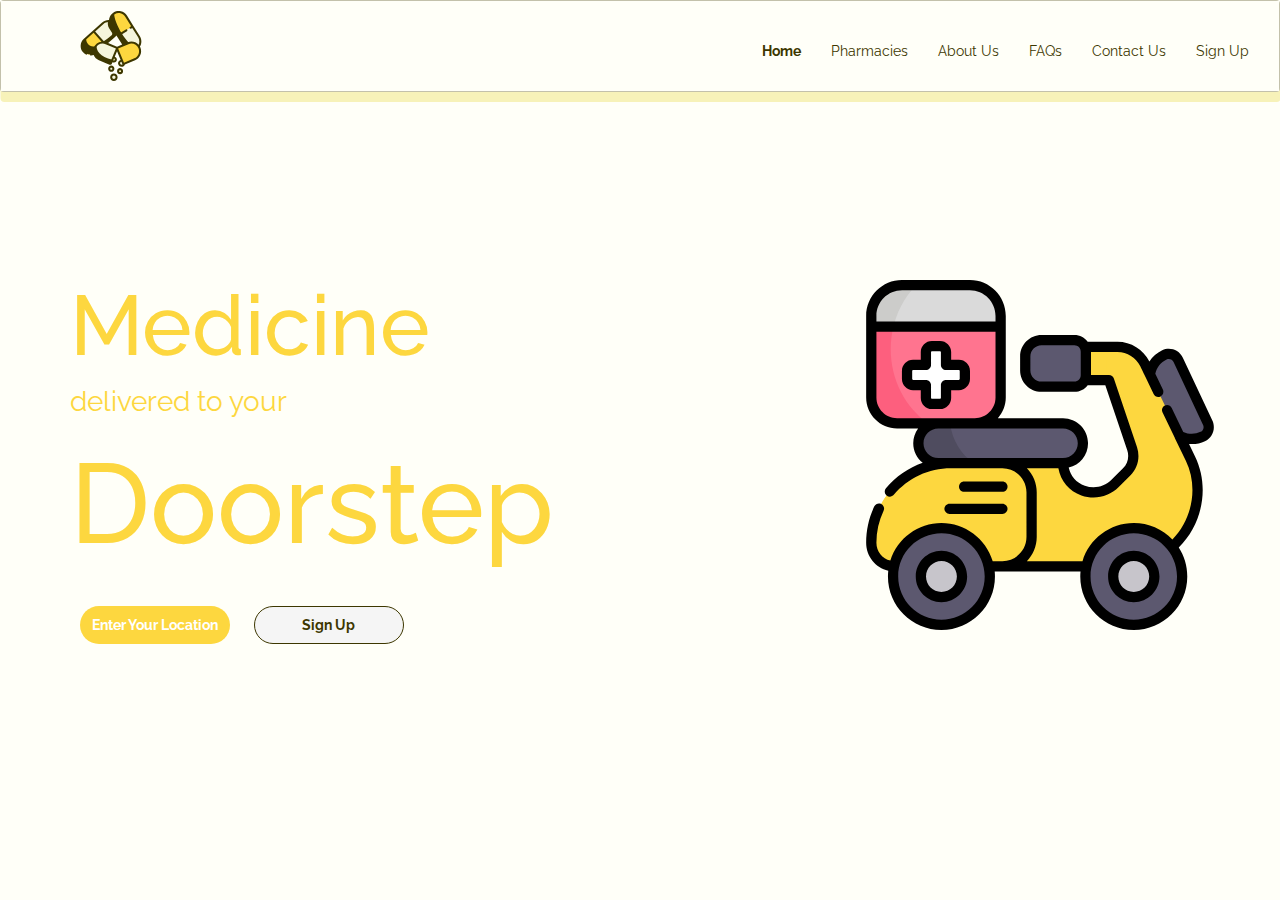
<file: index.html>
<!DOCTYPE html>
<html lang="en">
    <head>
        <meta charset="UTF-8">
        <meta http-equiv="X-UA-Compatible" content="IE=edge">
        <meta name="viewport" content="width=device-width, initial-scale=1.0">
        <meta name="description" content="BSSE-4 Web Technologies Project">
        <meta name="keywords" content="Medicare, medicine, delivery, doorstep">
        
        <title>MediCare</title>
        
        <link rel="shortcut icon" type="image/png" href="favicon/favicon.png">
        
        <link rel="stylesheet" href="css/style.css" type="text/css">
        <link rel="stylesheet" href="https://maxcdn.bootstrapcdn.com/bootstrap/3.4.1/css/bootstrap.min.css">
        
        <script src="https://ajax.googleapis.com/ajax/libs/jquery/3.5.1/jquery.min.js"></script> 
        <script src="https://maxcdn.bootstrapcdn.com/bootstrap/3.4.1/js/bootstrap.min.js"></script>
    </head>

    <body>

        <header class="header">

            <nav class="navbar navbar-style">

                <div class="container-fluid">
                    <div class="navbar-header">
                        <button class="navbar-toggle" type="button" data-toggle="collapse" data-target="#hamburgermenu">
                            <span class="icon-bar"></span>
                            <span class="icon-bar"></span>
                            <span class="icon-bar"></span>
                        </button>
                        
                        <a href="#"><img src="images/pills.svg" alt="logo" class="logo"></a>
                    </div>
            
                    <div class="collapse navbar-collapse" id="hamburgermenu">
                        <ul class="nav navbar-nav navbar-right">
                            <li><a href="#" class="bold">Home</a></li>
                            <li><a href="pharmacies.html">Pharmacies</a></li>
                            <li><a href="about-us.html">About Us</a></li>
                            <li><a href="faqs.html">FAQs</a></li>
                            <li><a href="contact-us.html">Contact Us</a></li>
                            <li><a href="signup.php">Sign Up</a></li>
                        </ul>
                    </div>
                </div>
            </nav>

            <div class="container">
                <div class="row">
                    <div class="col-sm-6" >
                        <h1 class="bigtext1">Medicine</h1>
                        <p class="smalltext">delivered to your</p>
                        <h1 class="bigtext2">Doorstep</h1>
                        <a href="https://www.google.com/maps" target="_blank" class="btn btn-1" >Enter Your Location</a>
                        <a href="sign-up.html" class="btn btn-2">Sign Up</a>
                    </div>
                    
                    <div class="col-sm-6">
                        <img src="images/delivery.svg" class="img-responsive rider" alt="rider">
                    </div>
                </div>
            </div>
        </header>
    </body>
</html>
</file>
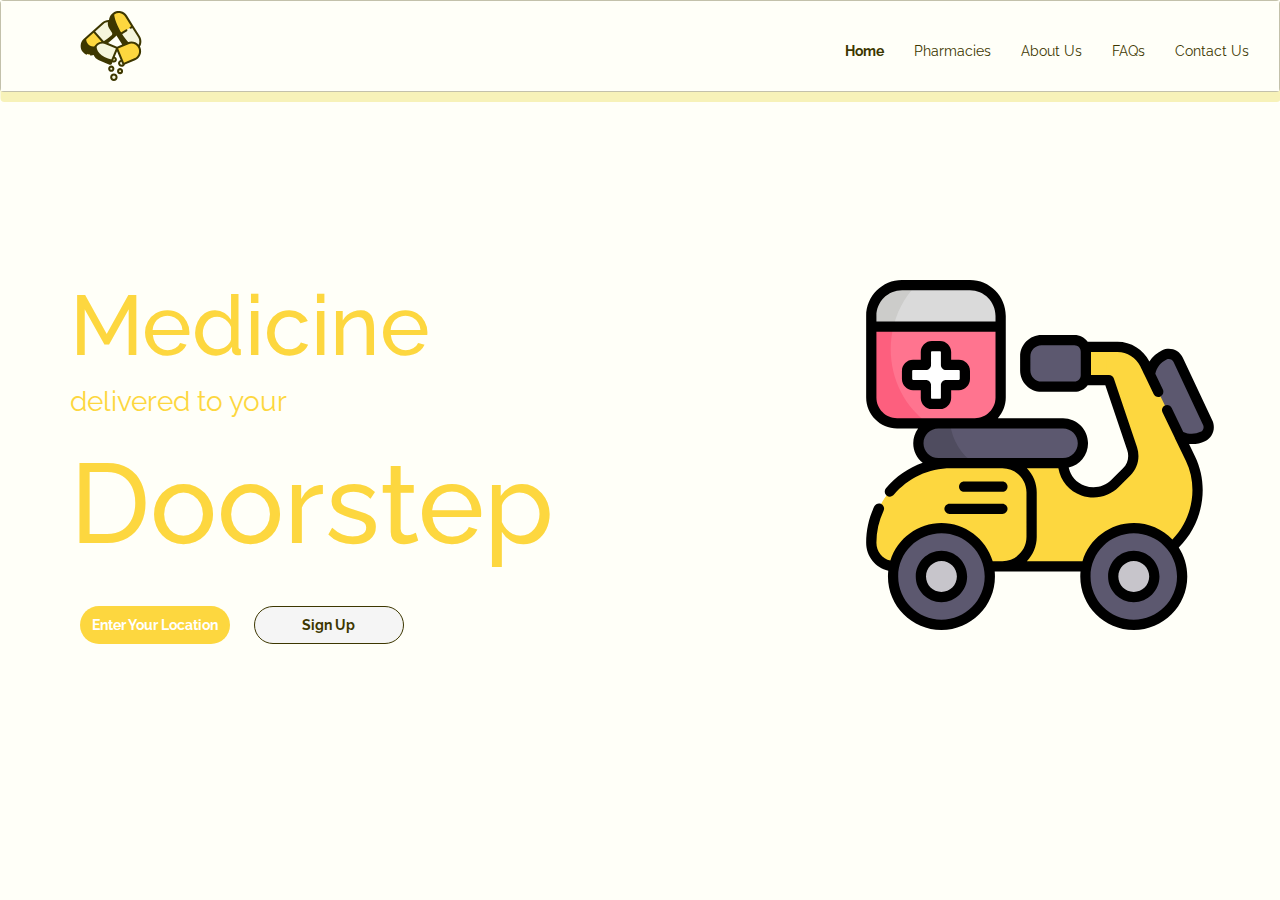
<file: zip/Web-Technology-Project-main/index.html>
<!DOCTYPE html>
<html lang="en">
    <head>
        <meta charset="UTF-8">
        <meta http-equiv="X-UA-Compatible" content="IE=edge">
        <meta name="viewport" content="width=device-width, initial-scale=1.0">
        <meta name="description" content="BSSE-4 Web Technologies Project">
        <meta name="keywords" content="Medicare, medicine, delivery, doorstep">
        
        <title>MediCare</title>
        
        <link rel="shortcut icon" type="image/png" href="favicon/favicon.png">
        
        <link rel="stylesheet" href="css/style.css" type="text/css">
        <link rel="stylesheet" href="https://maxcdn.bootstrapcdn.com/bootstrap/3.4.1/css/bootstrap.min.css">
        
        <script src="https://ajax.googleapis.com/ajax/libs/jquery/3.5.1/jquery.min.js"></script>
        <script src="https://maxcdn.bootstrapcdn.com/bootstrap/3.4.1/js/bootstrap.min.js"></script>
    </head>

    <body>

        <header class="header">

            <nav class="navbar navbar-style">

                <div class="container-fluid">
                    <div class="navbar-header">
                        <button class="navbar-toggle" type="button" data-toggle="collapse" data-target="#hamburgermenu">
                            <span class="icon-bar"></span>
                            <span class="icon-bar"></span>
                            <span class="icon-bar"></span>
                        </button>
                        
                        <a href="#"><img src="images/pills.svg" alt="logo" class="logo"></a>
                    </div>
            
                    <div class="collapse navbar-collapse" id="hamburgermenu">
                        <ul class="nav navbar-nav navbar-right">
                            <li><a href="#" class="bold">Home</a></li>
                            <li><a href="pharmacies.html">Pharmacies</a></li>
                            <li><a href="about-us.html">About Us</a></li>
                            <li><a href="faqs.html">FAQs</a></li>
                            <li><a href="contact-us.html">Contact Us</a></li>
                        </ul>
                    </div>
                </div>
            </nav>

            <div class="container">
                <div class="row">
                    <div class="col-sm-6" >
                        <h1 class="bigtext1">Medicine</h1>
                        <p class="smalltext">delivered to your</p>
                        <h1 class="bigtext2">Doorstep</h1>
                        <a href="https://www.google.com/maps" target="_blank" class="btn btn-1" >Enter Your Location</a>
                        <a href="sign-up.html" class="btn btn-2">Sign Up</a>
                    </div>
                    
                    <div class="col-sm-6">
                        <img src="images/delivery.svg" class="img-responsive rider" alt="rider">
                    </div>
                </div>
            </div>
        </header>
    </body>
</html>
</file>
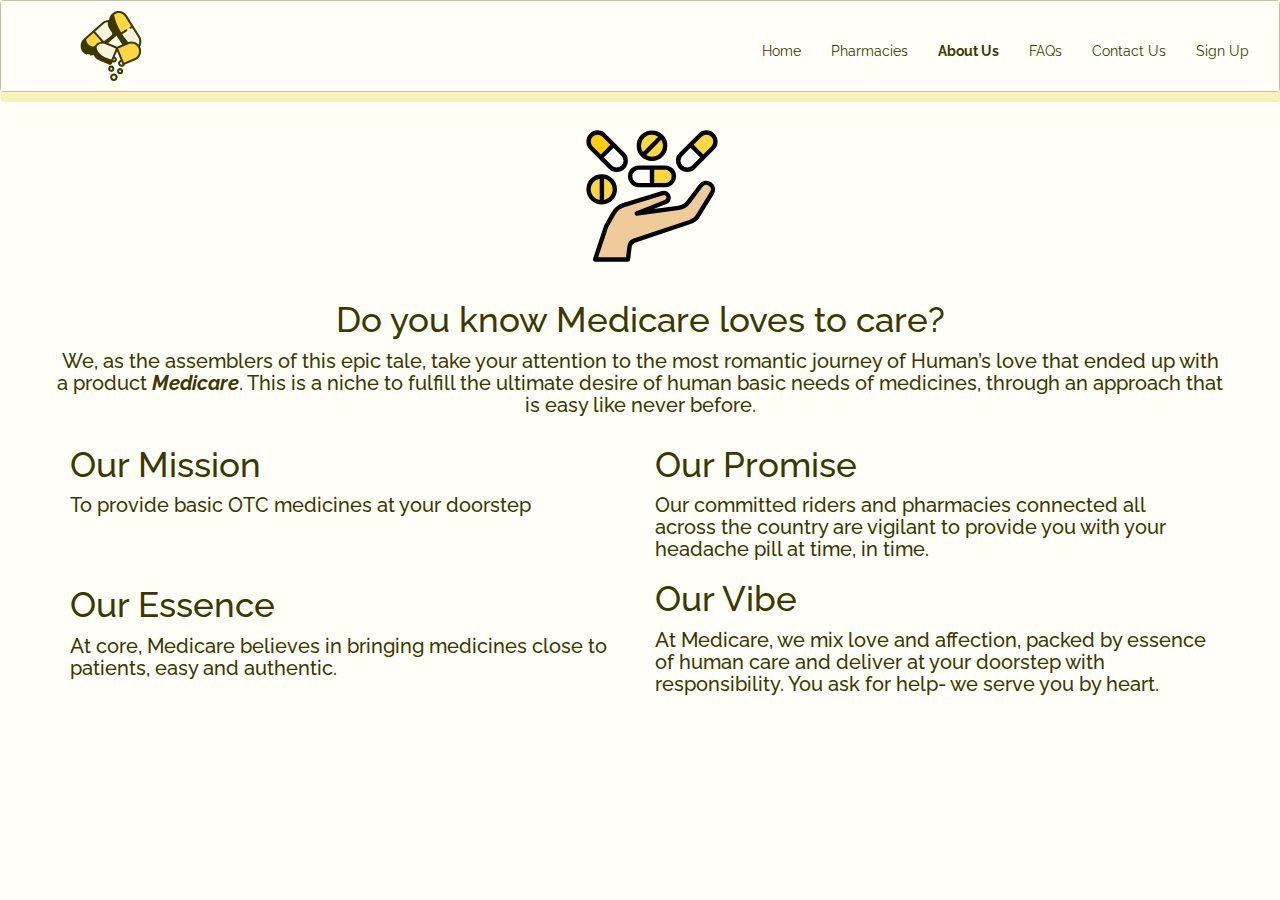
<file: about-us.html>
<!DOCTYPE html>
<html lang="en">
    <head>
        <meta http-equiv="X-UA-Compatible" content="IE=edge">
        <meta charset="UTF-8">
        <meta name="viewport" content="width=device-width, initial-scale=1.0">
        
        <title>About Us</title>
        
        <link rel="shortcut icon" type="image/png" href="favicon/favicon.png">
        
        <link rel="stylesheet" href="css/style.css" type="text/css">
        <link rel="stylesheet" href="https://maxcdn.bootstrapcdn.com/font-awesome/4.4.0/css/font-awesome.min.css">
        <link rel="stylesheet" href="https://maxcdn.bootstrapcdn.com/bootstrap/3.4.1/css/bootstrap.min.css">
        
        <script src="https://ajax.googleapis.com/ajax/libs/jquery/3.5.1/jquery.min.js"></script>
        <script src="https://maxcdn.bootstrapcdn.com/bootstrap/3.4.1/js/bootstrap.min.js"></script>
    </head>
    
    <body>
    
        <header class="header">
    
            <nav class="navbar navbar-style">
    
                <div class="container-fluid">
                    <div class="navbar-header">
                        <button class="navbar-toggle" type="button" data-toggle="collapse" data-target="#hamburgermenu">
                            <span class="icon-bar"></span>
                            <span class="icon-bar"></span>
                            <span class="icon-bar"></span>
                        </button>

                        <a href="index.html"><img src="images/pills.svg" alt="logo" class="logo"></a>
                    </div>

                    <div class="collapse navbar-collapse" id="hamburgermenu">
                        <ul class="nav navbar-nav navbar-right">
                            <li><a href="index.html">Home</a></li>
                            <li><a href="pharmacies.html">Pharmacies</a></li>
                            <li><a href="#" class="bold">About Us</a></li>
                            <li><a href="faqs.html">FAQs</a></li>
                            <li><a href="contact-us.html">Contact Us</a></li>
                            <li><a href="signup.html">Sign Up</a></li>
                        </ul>
                    </div>
                </div>

            </nav>

            <div class="container">
                <div class="row">
                    <div>
                        <img src="images/drug.svg" alt="drug" class="drug">
                        <h1 class="heading1"> Do you know Medicare loves to care?</h1>
                        
                        <h5 class="para1">We, as the assemblers of this epic tale, take your 
                            attention to the most romantic journey of Human’s love that ended 
                            up with a product <b><i>Medicare</i></b>. This is a niche to fulfill the 
                            ultimate desire of human basic needs of medicines, through an 
                            approach that is easy like never before. </h5>
                    </div>
                </div>
            </div>

            <div class="container">
                <div class="row">
                    <div class="col-sm-6" >
                        <h1 class="heading2"> Our Mission</h1>
                        
                        <h5 class="para">To provide basic OTC medicines at your doorstep </h5>
                        
                        <h1 class="heading3"> Our Essence</h1>
                        
                        <h5 class="para">At core, Medicare believes in bringing medicines 
                            close to patients, easy and authentic.</h5>
                    </div>
            
                    <div class="col-sm-6" >
                        <h1 class="heading4"> Our Promise</h1>
                        
                        <h5 class="para">Our committed riders and pharmacies connected all
                            across the country are vigilant to provide you with your
                            headache pill at time, in time.</h5>
                        
                        <h1 class="heading5">Our Vibe</h1>
                        
                        <h5 class="para">At Medicare, we mix love and affection, packed 
                            by essence of human care and deliver at your doorstep with 
                            responsibility. You ask for help- we serve you by heart.</h5>
                    </div>
                </div>
            </div>
        </header>
    </body>
</html>
</file>
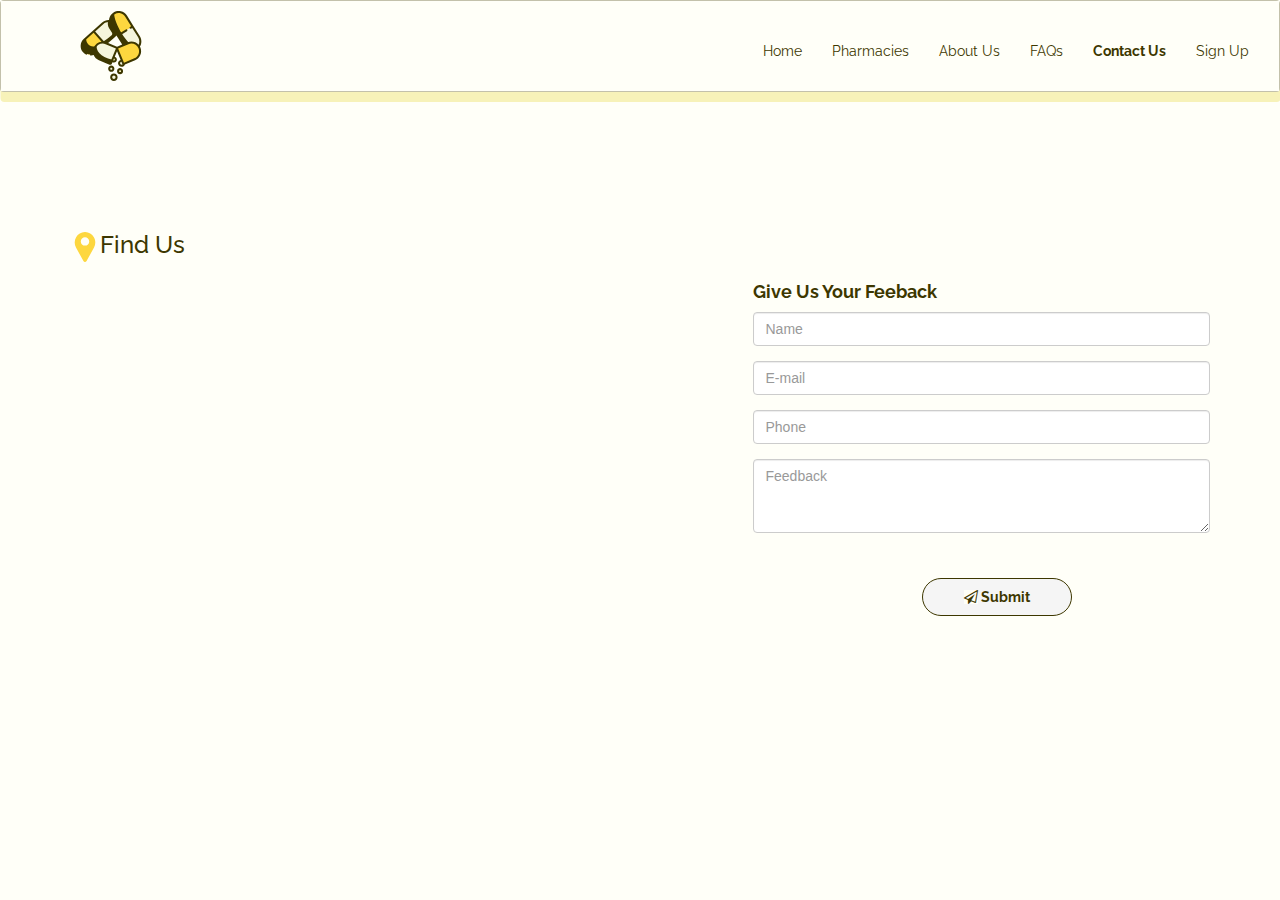
<file: contact-us.html>
<!DOCTYPE html>
<html lang="en">
      <head>
        <meta charset="UTF-8">
        <meta http-equiv="X-UA-Compatible" content="IE=edge">
        <meta name="viewport" content="width=device-width, initial-scale=1.0">
        
        <title>Contact Us</title>
        
        <link rel="shortcut icon" type="image/png" href="favicon/favicon.png">
        
        <link rel="stylesheet" href="css/style.css" type="text/css">
        <link rel="stylesheet" href="https://maxcdn.bootstrapcdn.com/font-awesome/4.4.0/css/font-awesome.min.css">
        <link rel="stylesheet" href="https://maxcdn.bootstrapcdn.com/bootstrap/3.4.1/css/bootstrap.min.css">
        
        <script src="https://ajax.googleapis.com/ajax/libs/jquery/3.5.1/jquery.min.js"></script>
        <script src="https://maxcdn.bootstrapcdn.com/bootstrap/3.4.1/js/bootstrap.min.js"></script>
      </head>
      
      <body>
          <header class="header">
              <nav class="navbar navbar-style">
                  <div class="container-fluid">
                      <div class="navbar-header">
                          <button class="navbar-toggle" type="button" data-toggle="collapse" data-target="#hamburgermenu">
                              <span class="icon-bar"></span>
                              <span class="icon-bar"></span>
                              <span class="icon-bar"></span>
                          </button>

                          <a href="index.html"><img src="images/pills.svg" alt="logo" class="logo"></a>
                      </div>
                
                      <div class="collapse navbar-collapse" id="hamburgermenu">
                          <ul class="nav navbar-nav navbar-right">
                              <li><a href="index.html">Home</a></li>
                              <li><a href="pharmacies.html">Pharmacies</a></li>
                              <li><a href="about-us.html">About Us</a></li>
                              <li><a href="faqs.html">FAQs</a></li>
                              <li><a href="#" class="bold">Contact Us</a></li>
                              <li><a href="signup.html">Sign Up</a></li>
                          </ul>
                      </div>
                  </div>
              </nav>

            <div class="container">
                <h3 class="findus"><img src="images/pin.svg" alt="Pin" class="pin">Find Us</h3>
                  
                <div class="row">
                    <div class="col-md-7">
                        <iframe src="https://www.google.com/maps/embed?pb=!1m18!1m12!1m3!1d3618.6021334600523!2d67.05026291525034!3d24.911549449342655!2m3!1f0!2f0!3f0!3m2!1i1024!2i768!4f13.1!3m3!1m2!1s0x3eb33f355f36a377%3A0x22ec8119a651b073!2sMedicare!5e0!3m2!1sen!2s!4v1618945902694!5m2!1sen!2s" 
                        width="600" height="350" style="border:0;" allowfullscreen="" loading="lazy"></iframe>
                    </div>
              
                    <div class="col-md-5 ">
                        <h4 class="contactus"><strong>Give Us Your Feeback</strong></h4>
                   
                        <form>
                            <div class="form-group">
                                <input type="text" class="form-control" name="" value="" placeholder="Name">
                            </div>
                      
                            <div class="form-group">
                                <input type="email" class="form-control" name="" value="" placeholder="E-mail">
                            </div>
                        
                            <div class="form-group">
                                <input type="tel" class="form-control" name="" value="" placeholder="Phone">
                            </div>
                        
                            <div class="form-group">
                                <textarea class="form-control" name="" rows="3" placeholder="Feedback"></textarea>
                            </div>

                            <a class="btn btn-3" type="submit" name="button">
                                <i class="fa fa-paper-plane-o" aria-hidden="true"></i> Submit
                            </a>
                        </form>
                    </div>
                </div>
            </div>
        </header>
    </body>
</html>
</file>
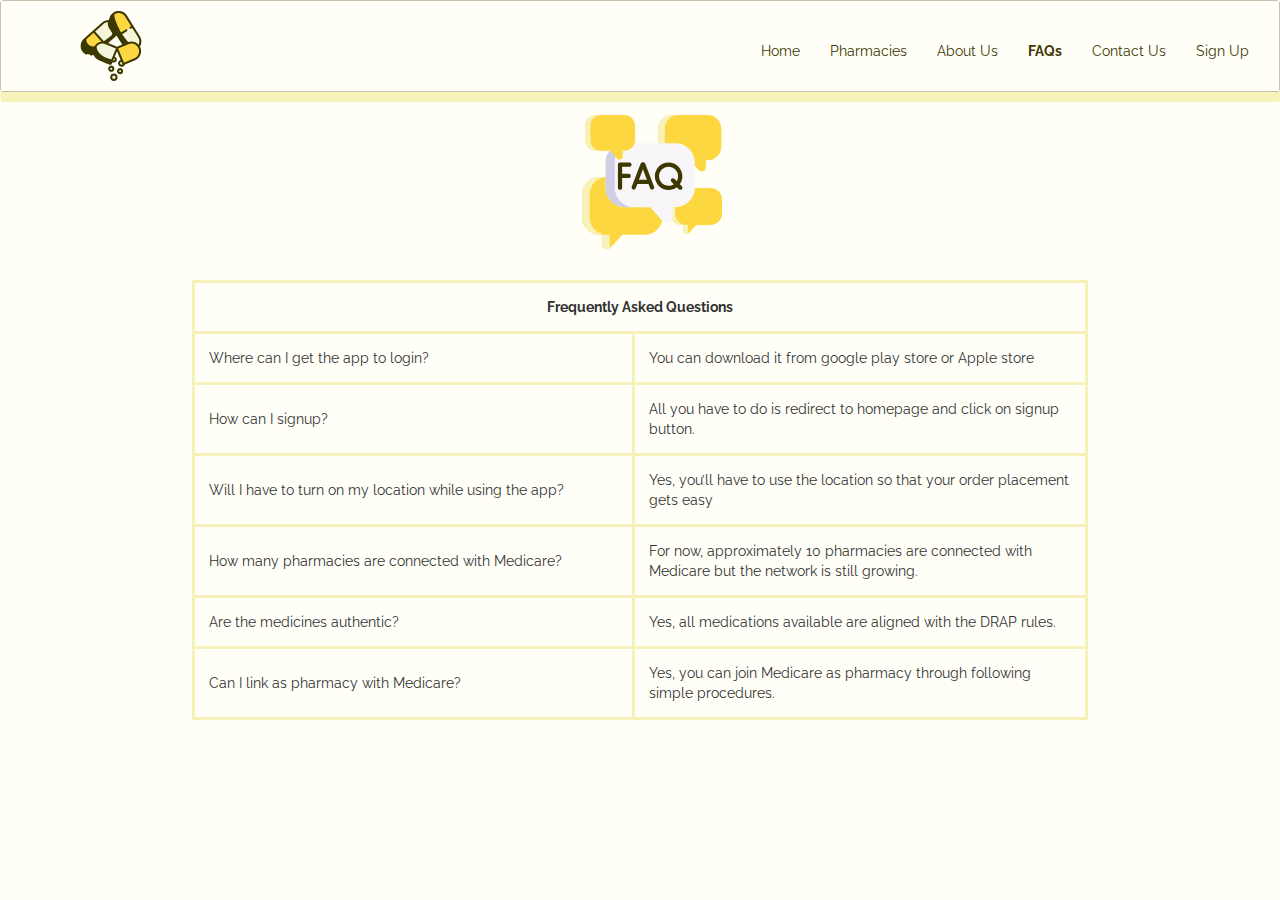
<file: faqs.html>
<!DOCTYPE html>
<html lang="en">
    <head>
        <meta charset="UTF-8">
        <meta http-equiv="X-UA-Compatible" content="IE=edge">
        <meta name="viewport" content="width=device-width, initial-scale=1.0">
        <meta name="description" content="BSSE-4 Web Technologies Project">
        <meta name="keywords" content="Medicare, medicine, delivery, doorstep">
        
        <title>FAQs</title>
        
        <link rel="shortcut icon" type="image/png" href="favicon/favicon.png">
        
        <link rel="stylesheet" href="css/style.css" type="text/css">
        <link rel="stylesheet" href="https://maxcdn.bootstrapcdn.com/bootstrap/3.4.1/css/bootstrap.min.css">
        
        <script src="https://ajax.googleapis.com/ajax/libs/jquery/3.5.1/jquery.min.js"></script>
        <script src="https://maxcdn.bootstrapcdn.com/bootstrap/3.4.1/js/bootstrap.min.js"></script>
    </head>

    <body>

        <header class="header">

            <nav class="navbar navbar-style">

                <div class="container-fluid">
                    <div class="navbar-header">
                        <button class="navbar-toggle" type="button" data-toggle="collapse" data-target="#hamburgermenu">
                            <span class="icon-bar"></span>
                            <span class="icon-bar"></span>
                            <span class="icon-bar"></span>
                        </button>
                        
                        <a href="index.html"><img src="images/pills.svg" alt="logo" class="logo"></a>
                    </div>
            
                    <div class="collapse navbar-collapse" id="hamburgermenu">
                        <ul class="nav navbar-nav navbar-right">
                            <li><a href="index.html">Home</a></li>
                            <li><a href="pharmacies.html">Pharmacies</a></li>
                            <li><a href="about-us.html">About Us</a></li>
                            <li><a href="#" class="bold">FAQs</a></li>
                            <li><a href="contact-us.html">Contact Us</a></li>
                            <li><a href="signup.html">Sign Up</a></li>
                        </ul>
                    </div>
                </div>
            </nav>

            <div class="container-fluid">
                <div class="row">
                    <img src="images/faq.svg" class="faqs" alt="">
                <table class="tbl">
                    <tr>
                        <th class="th-brdr" colspan="2">Frequently Asked Questions</th>
                    </tr>

                    <tr>
                        <td class="brdr">Where can I get the app to login?</td>
                        <td class="brdr">You can download it from google 
                            play store or Apple store</td>
                    </tr>

                    <tr>
                        <td class="brdr">How can I signup? </td>
                        <td class="brdr">All you have to do is redirect to homepage 
                            and click on signup button.</td>
                    </tr>

                    <tr>
                        <td class="brdr">Will I have to turn on my location while 
                            using the app?</td>
                        <td class="brdr">Yes, you’ll have to use the location so that your order 
                            placement gets easy</td>
                    </tr>


                    <tr>
                        <td class="brdr">How many pharmacies are connected with Medicare?</td>
                        <td class="brdr">For now, approximately 10 pharmacies are connected 
                            with Medicare but the network is still growing.</td>
                    </tr>

                    <tr>
                        <td class="brdr">Are the medicines authentic?</td>
                        <td class="brdr">Yes, all medications available are aligned with the DRAP rules.</td>
                    </tr>

                    <tr>
                        <td class="brdr">Can I link as pharmacy with Medicare?</td>
                        <td class="brdr">Yes, you can join Medicare as pharmacy through 
                            following simple procedures.</td>
                    </tr>
                </table>
            </div>
            </div>
        </header>
    </body>
</html>
</file>
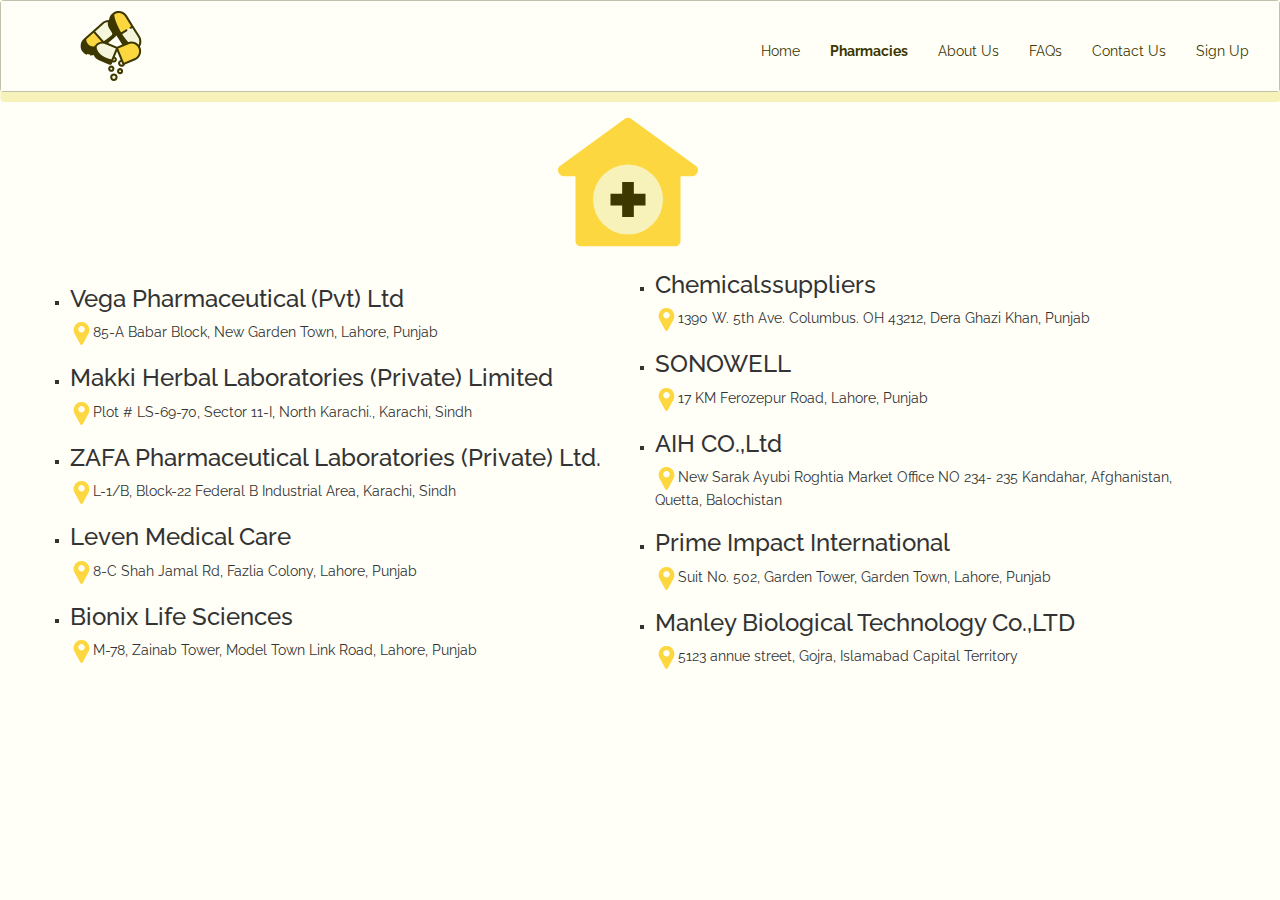
<file: pharmacies.html>
<!DOCTYPE html>
<html lang="en">
    <head>
        <meta charset="UTF-8">
        <meta http-equiv="X-UA-Compatible" content="IE=edge">
        <meta name="viewport" content="width=device-width, initial-scale=1.0">
        
        <title>Pharmacies</title>
        
        <link rel="shortcut icon" type="image/png" href="favicon/favicon.png">
        
        <link rel="stylesheet" href="css/style.css" type="text/css">
        <link rel="stylesheet" href="https://maxcdn.bootstrapcdn.com/font-awesome/4.4.0/css/font-awesome.min.css">
        <link rel="stylesheet" href="https://maxcdn.bootstrapcdn.com/bootstrap/3.4.1/css/bootstrap.min.css">
        
        <script src="https://ajax.googleapis.com/ajax/libs/jquery/3.5.1/jquery.min.js"></script>
        <script src="https://maxcdn.bootstrapcdn.com/bootstrap/3.4.1/js/bootstrap.min.js"></script>
    </head>
    
    <body>
    
        <header class="header">
    
            <nav class="navbar navbar-style">
    
                <div class="container-fluid">
                    <div class="navbar-header">
                        <button class="navbar-toggle" type="button" data-toggle="collapse" data-target="#hamburgermenu">
                            <span class="icon-bar"></span>
                            <span class="icon-bar"></span>
                            <span class="icon-bar"></span>
                        </button>

                        <a href="index.html"><img src="images/pills.svg" alt="logo" class="logo"></a>
                    </div>

                    <div class="collapse navbar-collapse" id="hamburgermenu">
                        <ul class="nav navbar-nav navbar-right">
                            <li><a href="index.html">Home</a></li>
                            <li><a href="#" class="bold">Pharmacies</a></li>
                            <li><a href="about-us.html">About Us</a></li>
                            <li><a href="faqs.html">FAQs</a></li>
                            <li><a href="contact-us.html">Contact Us</a></li>
                            <li><a href="signup.html">Sign Up</a></li>
                        </ul>
                    </div>
                </div>
            </nav>

            <div class="container" >
                <div class="row" >
                    <img src="images/pharmacy.svg" class="pharm-logo" alt="">
                </div>
                
                <div class="row pharma">
                    <div class="col-sm-6 col-1">
                        <ul type="square">
                           <li> <h3>Vega Pharmaceutical (Pvt) Ltd</h3> </li>
                            <p><img src="images/pin.svg" class="pins" alt="" href="google.com">85-A Babar Block, New Garden Town, Lahore, Punjab</p>
                                      
                            <li><h3>Makki Herbal Laboratories (Private) Limited</h3></li>
                            <p><img src="images/pin.svg" class="pins" alt="">Plot # LS-69-70, Sector 11-I, North Karachi., Karachi, Sindh</p>
                    
                            <li><h3>ZAFA Pharmaceutical Laboratories (Private) Ltd.</h3></li>
                            <p><img src="images/pin.svg" class="pins" alt="">L-1/B, Block-22 Federal B Industrial Area, Karachi, Sindh</p>
                    
                            <li><h3>Leven Medical Care</h3></li>
                            <p><img src="images/pin.svg" class="pins" alt="">8-C Shah Jamal Rd, Fazlia Colony, Lahore, Punjab</p>
                                        
                            <li><h3>Bionix Life Sciences</h3></li>
                            <p><img src="images/pin.svg" class="pins" alt="">M-78, Zainab Tower, Model Town Link Road, Lahore, Punjab</p>
                        </ul>
                    </div>
                    
                    <div class="col-sm-6 col-2">
                        <ul type="square">
                            <li><h3>Chemicalssuppliers</h3></li>
                            <p><img src="images/pin.svg" class="pins" alt="">1390 W. 5th Ave. Columbus. OH 43212, Dera Ghazi Khan, Punjab</p>
                    
                            <li><h3>SONOWELL</h3></li>
                            <p><img src="images/pin.svg" class="pins" alt="">17 KM Ferozepur Road, Lahore, Punjab</p>
                    
                            <li><h3>AIH CO.,Ltd</h3></li>
                            <p><img src="images/pin.svg" class="pins" alt="">New Sarak Ayubi Roghtia Market Office NO 234- 235 Kandahar, Afghanistan, Quetta, Balochistan</p>
                
                            <li><h3>Prime Impact International</h3></li>
                            <p><img src="images/pin.svg" class="pins" alt="">Suit No. 502, Garden Tower, Garden Town, Lahore, Punjab</p>
                    
                            <li><h3>Manley Biological Technology Co.,LTD</h3></li>
                            <p><img src="images/pin.svg" class="pins" alt="">5123 annue street, Gojra, Islamabad Capital Territory</p>
                        </ul>
                    </div>
                </div>
            </div>
        </header>
    </body>
</html>
</file>
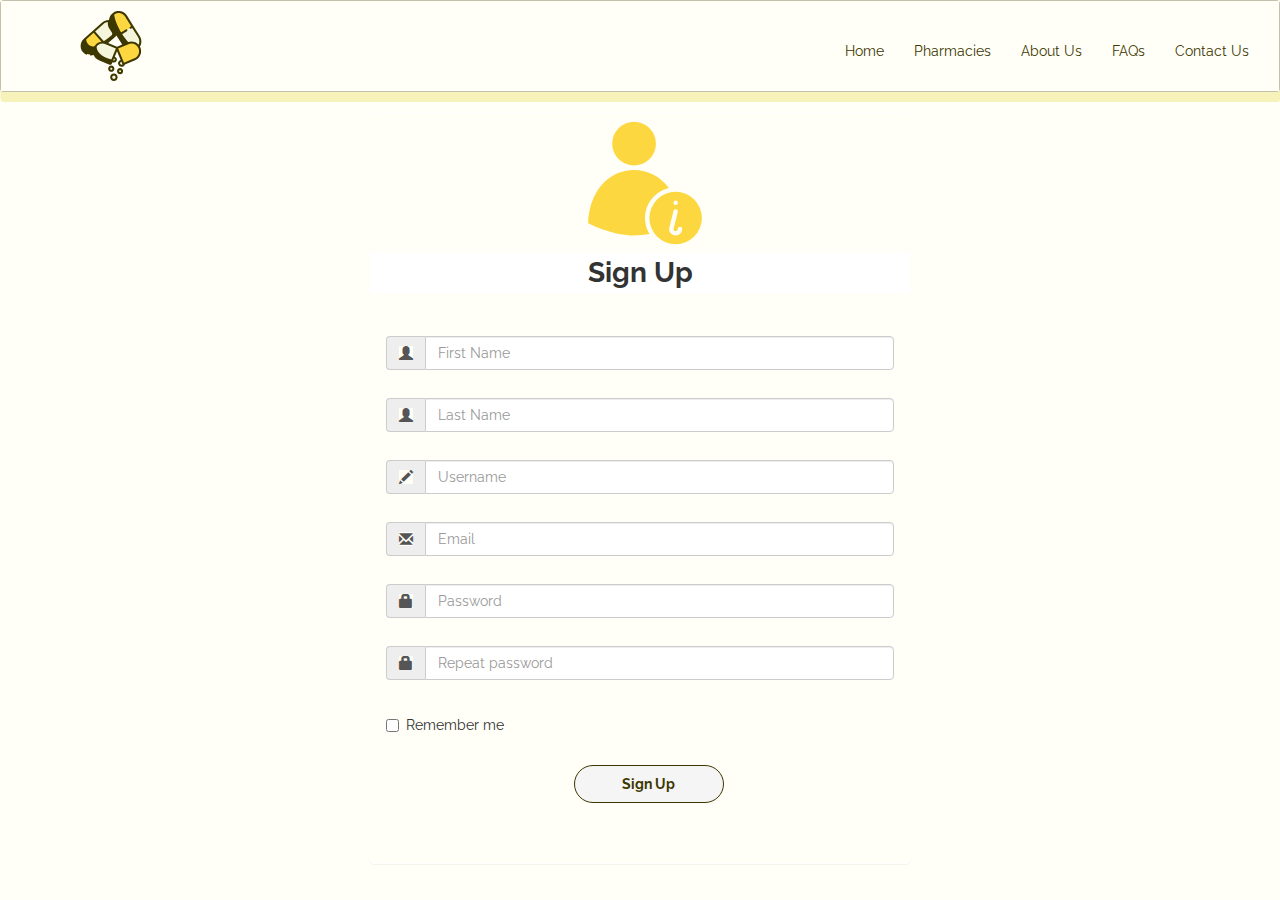
<file: sign-up.html>
<!DOCTYPE html>
<html lang="en">
    <head>
        <meta charset="UTF-8">
        <meta http-equiv="X-UA-Compatible" content="IE=edge">
        <meta name="viewport" content="width=device-width, initial-scale=1.0">
        
        <title>Sign Up</title>
        
        <link rel="shortcut icon" type="image/png" href="favicon/favicon.png">
        
        <link rel="stylesheet" href="css/style.css" type="text/css">
        <link rel="stylesheet" href="https://maxcdn.bootstrapcdn.com/font-awesome/4.4.0/css/font-awesome.min.css">
        <link rel="stylesheet" href="https://maxcdn.bootstrapcdn.com/bootstrap/3.4.1/css/bootstrap.min.css">
        
        <script src="https://ajax.googleapis.com/ajax/libs/jquery/3.5.1/jquery.min.js"></script>
        <script src="https://maxcdn.bootstrapcdn.com/bootstrap/3.4.1/js/bootstrap.min.js"></script>
    </head>

    <body>

        <header class="header">

            <nav class="navbar navbar-style">

                <div class="container-fluid">
                    <div class="navbar-header">
                        <button class="navbar-toggle" type="button" data-toggle="collapse" data-target="#hamburgermenu">
                            <span class="icon-bar"></span>
                            <span class="icon-bar"></span>
                            <span class="icon-bar"></span>
                        </button>

                        <a href="index.html"><img src="images/pills.svg" alt="logo" class="logo"></a>
                    </div>
                
                    <div class="collapse navbar-collapse" id="hamburgermenu">
                        <ul class="nav navbar-nav navbar-right">
                            <li><a href="index.html">Home</a></li>
                            <li><a href="pharmacies.html">Pharmacies</a></li>
                            <li><a href="about-us.html">About Us</a></li>
                            <li><a href="faqs.html">FAQs</a></li>
                            <li><a href="contact-us.html">Contact Us</a></li>
                        </ul>
                    </div>
                </div>
            </nav>
              
            <div class="container form" >
                <div id="loginbox" class="mainbox col-md-6 col-md-offset-3 col-sm-8 col-sm-offset-2">                    
                    <div class="panel info">
                        <div class="p-heading">
                            <img src="images/user.svg" class="user" alt="">
                            <div class="title">Sign Up</div> 
                        </div>     
                  
                        <div class="panel-body" >
                            <form id="loginform" class="form-horizontal" role="form">
                                <div class="input-group">
                                    <span class="input-group-addon"><i class="glyphicon glyphicon-user"></i></span>
                                    <input id="first-name" type="text" class="form-control margin-left px" name="fname" placeholder="First Name">
                                </div>
                  
                                <div class="input-group">
                                    <span class="input-group-addon"><i class="glyphicon glyphicon-user"></i></span>
                                    <input id="last-name" type="text" class="form-control" name="lname" placeholder="Last Name"> 
                                </div>
                  
                                <div class="input-group">
                                    <span class="input-group-addon"><i class="glyphicon glyphicon-pencil"></i></span>
                                    <input id="login-username" type="text" class="form-control" name="username" value="" placeholder="Username">                                        
                                </div>

                                <div class="input-group">
                                    <span class="input-group-addon"><i class="glyphicon glyphicon-envelope"></i></span>
                                    <input id="login-Email" type="text" class="form-control" name="Email" value="" placeholder="Email">                                        
                                </div>
                                              
                                <div class="input-group">
                                    <span class="input-group-addon"><i class="glyphicon glyphicon-lock"></i></span>
                                    <input id="login-password" type="password" class="form-control" name="password" placeholder="Password">
                                </div>

                                <div class="input-group">
                                    <span class="input-group-addon"><i class="glyphicon glyphicon-lock"></i></span>
                                    <input id="login-password" type="password" class="form-control" name="Password" placeholder="Repeat password">
                                </div>
                                              
                                <div class="input-group">
                                    <div class="checkbox">
                                        <label>
                                            <input id="login-remember" type="checkbox" name="remember" value=""> Remember me
                                        </label>
                                    </div>
                                </div>
                  
                  
                                <div class="form-group">
                                    <div class="col-sm-12 controls">
                                        <a href="#" class="btn btn-3">Sign Up</a>
                                    </div>                                      
                                </div>
                            </form>     
                        </div>                     
                    </div>  
                </div>
            </div>
        </header>
    </body>
</html>
</file>
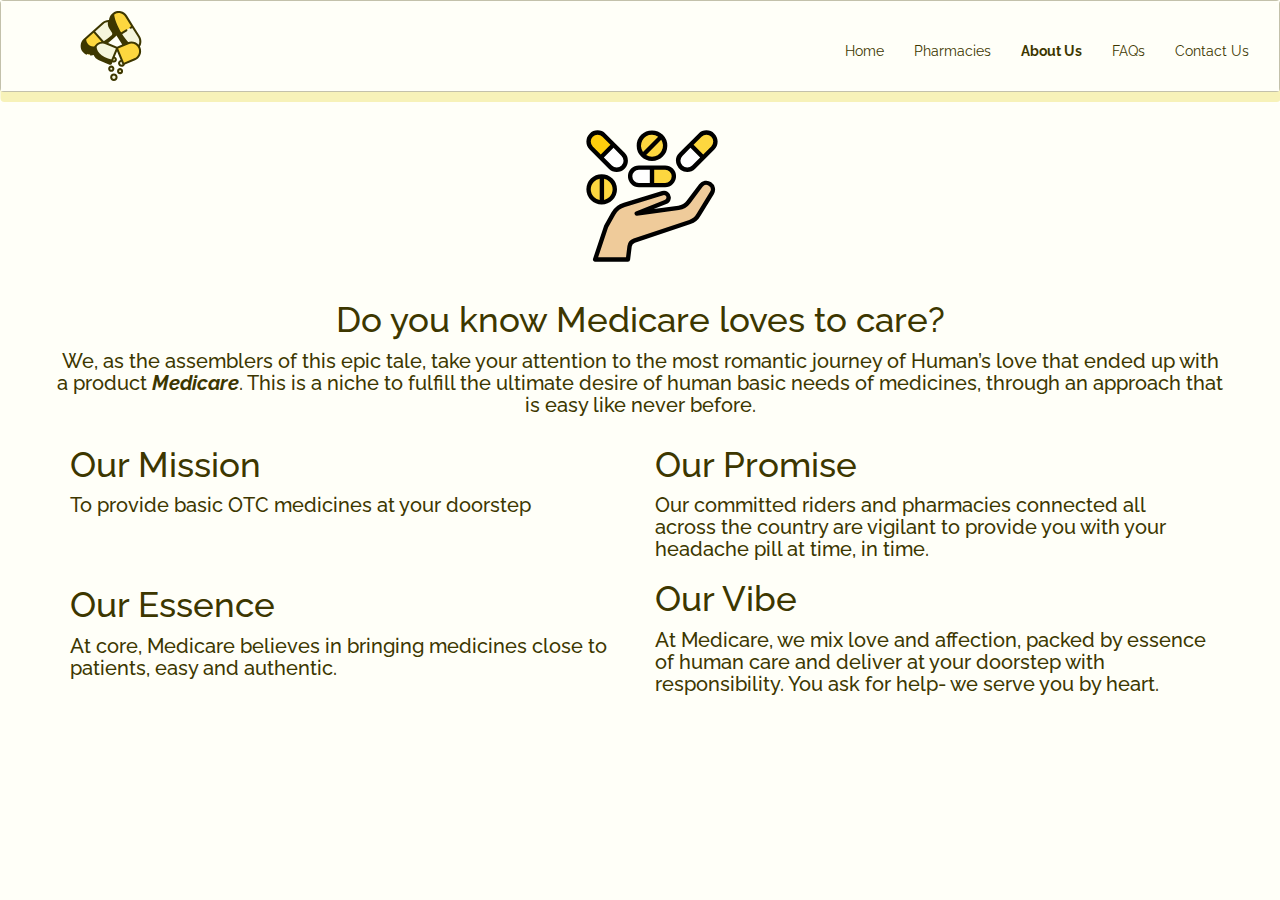
<file: zip/Web-Technology-Project-main/about-us.html>
<!DOCTYPE html>
<html lang="en">
    <head>
        <meta charset="UTF-8">
        <meta http-equiv="X-UA-Compatible" content="IE=edge">
        <meta name="viewport" content="width=device-width, initial-scale=1.0">
        
        <title>About Us</title>
        
        <link rel="shortcut icon" type="image/png" href="favicon/favicon.png">
        
        <link rel="stylesheet" href="css/style.css" type="text/css">
        <link rel="stylesheet" href="https://maxcdn.bootstrapcdn.com/font-awesome/4.4.0/css/font-awesome.min.css">
        <link rel="stylesheet" href="https://maxcdn.bootstrapcdn.com/bootstrap/3.4.1/css/bootstrap.min.css">
        
        <script src="https://ajax.googleapis.com/ajax/libs/jquery/3.5.1/jquery.min.js"></script>
        <script src="https://maxcdn.bootstrapcdn.com/bootstrap/3.4.1/js/bootstrap.min.js"></script>
    </head>
    
    <body>
    
        <header class="header">
    
            <nav class="navbar navbar-style">
    
                <div class="container-fluid">
                    <div class="navbar-header">
                        <button class="navbar-toggle" type="button" data-toggle="collapse" data-target="#hamburgermenu">
                            <span class="icon-bar"></span>
                            <span class="icon-bar"></span>
                            <span class="icon-bar"></span>
                        </button>

                        <a href="index.html"><img src="images/pills.svg" alt="logo" class="logo"></a>
                    </div>

                    <div class="collapse navbar-collapse" id="hamburgermenu">
                        <ul class="nav navbar-nav navbar-right">
                            <li><a href="index.html">Home</a></li>
                            <li><a href="pharmacies.html">Pharmacies</a></li>
                            <li><a href="#" class="bold">About Us</a></li>
                            <li><a href="faqs.html">FAQs</a></li>
                            <li><a href="contact-us.html">Contact Us</a></li>
                        </ul>
                    </div>
                </div>

            </nav>

            <div class="container">
                <div class="row">
                    <div>
                        <img src="images/drug.svg" alt="drug" class="drug">
                        <h1 class="heading1"> Do you know Medicare loves to care?</h1>
                        
                        <h5 class="para1">We, as the assemblers of this epic tale, take your 
                            attention to the most romantic journey of Human’s love that ended 
                            up with a product <b><i>Medicare</i></b>. This is a niche to fulfill the 
                            ultimate desire of human basic needs of medicines, through an 
                            approach that is easy like never before. </h5>
                    </div>
                </div>
            </div>

            <div class="container">
                <div class="row">
                    <div class="col-sm-6" >
                        <h1 class="heading2"> Our Mission</h1>
                        
                        <h5 class="para">To provide basic OTC medicines at your doorstep </h5>
                        
                        <h1 class="heading3"> Our Essence</h1>
                        
                        <h5 class="para">At core, Medicare believes in bringing medicines 
                            close to patients, easy and authentic.</h5>
                    </div>
            
                    <div class="col-sm-6" >
                        <h1 class="heading4"> Our Promise</h1>
                        
                        <h5 class="para">Our committed riders and pharmacies connected all
                            across the country are vigilant to provide you with your
                            headache pill at time, in time.</h5>
                        
                        <h1 class="heading5">Our Vibe</h1>
                        
                        <h5 class="para">At Medicare, we mix love and affection, packed 
                            by essence of human care and deliver at your doorstep with 
                            responsibility. You ask for help- we serve you by heart.</h5>
                    </div>
                </div>
            </div>
        </header>
    </body>
</html>
</file>
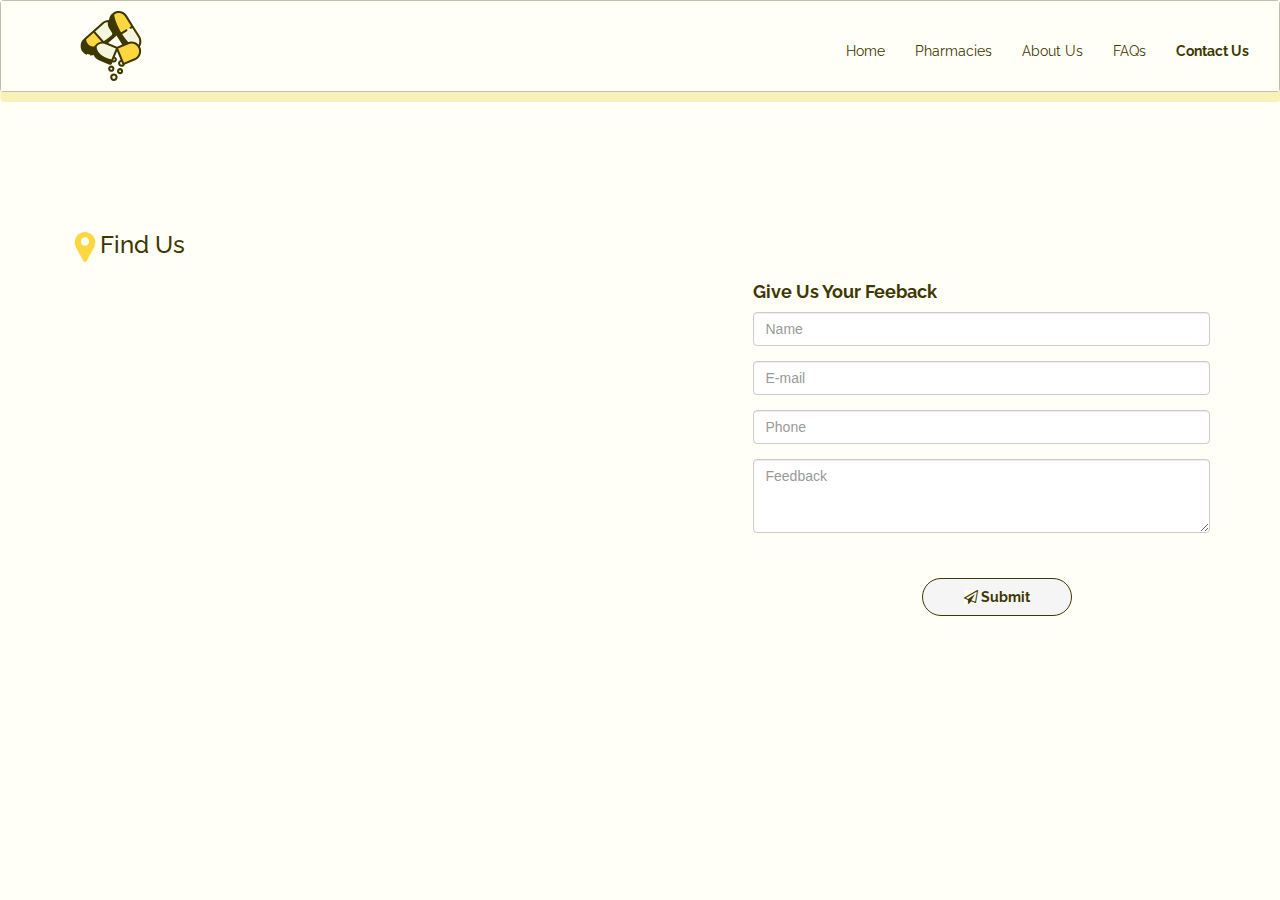
<file: zip/Web-Technology-Project-main/contact-us.html>
<!DOCTYPE html>
<html lang="en">
      <head>
        <meta charset="UTF-8">
        <meta http-equiv="X-UA-Compatible" content="IE=edge">
        <meta name="viewport" content="width=device-width, initial-scale=1.0">
        
        <title>Contact Us</title>
        
        <link rel="shortcut icon" type="image/png" href="favicon/favicon.png">
        
        <link rel="stylesheet" href="css/style.css" type="text/css">
        <link rel="stylesheet" href="https://maxcdn.bootstrapcdn.com/font-awesome/4.4.0/css/font-awesome.min.css">
        <link rel="stylesheet" href="https://maxcdn.bootstrapcdn.com/bootstrap/3.4.1/css/bootstrap.min.css">
        
        <script src="https://ajax.googleapis.com/ajax/libs/jquery/3.5.1/jquery.min.js"></script>
        <script src="https://maxcdn.bootstrapcdn.com/bootstrap/3.4.1/js/bootstrap.min.js"></script>
      </head>
      
      <body>
          <header class="header">
              <nav class="navbar navbar-style">
                  <div class="container-fluid">
                      <div class="navbar-header">
                          <button class="navbar-toggle" type="button" data-toggle="collapse" data-target="#hamburgermenu">
                              <span class="icon-bar"></span>
                              <span class="icon-bar"></span>
                              <span class="icon-bar"></span>
                          </button>

                          <a href="index.html"><img src="images/pills.svg" alt="logo" class="logo"></a>
                      </div>
                
                      <div class="collapse navbar-collapse" id="hamburgermenu">
                          <ul class="nav navbar-nav navbar-right">
                              <li><a href="index.html">Home</a></li>
                              <li><a href="pharmacies.html">Pharmacies</a></li>
                              <li><a href="about-us.html">About Us</a></li>
                              <li><a href="faqs.html">FAQs</a></li>
                              <li><a href="#" class="bold">Contact Us</a></li>
                          </ul>
                      </div>
                  </div>
              </nav>

            <div class="container">
                <h3 class="findus"><img src="images/pin.svg" alt="Pin" class="pin">Find Us</h3>
                  
                <div class="row">
                    <div class="col-md-7">
                        <iframe src="https://www.google.com/maps/embed?pb=!1m18!1m12!1m3!1d3618.6021334600523!2d67.05026291525034!3d24.911549449342655!2m3!1f0!2f0!3f0!3m2!1i1024!2i768!4f13.1!3m3!1m2!1s0x3eb33f355f36a377%3A0x22ec8119a651b073!2sMedicare!5e0!3m2!1sen!2s!4v1618945902694!5m2!1sen!2s" width="600" height="350" style="border:0;" allowfullscreen="" loading="lazy"></iframe>
                    </div>
              
                    <div class="col-md-5 ">
                        <h4 class="contactus"><strong>Give Us Your Feeback</strong></h4>
                   
                        <form>
                            <div class="form-group">
                                <input type="text" class="form-control" name="" value="" placeholder="Name">
                            </div>
                      
                            <div class="form-group">
                                <input type="email" class="form-control" name="" value="" placeholder="E-mail">
                            </div>
                        
                            <div class="form-group">
                                <input type="tel" class="form-control" name="" value="" placeholder="Phone">
                            </div>
                        
                            <div class="form-group">
                                <textarea class="form-control" name="" rows="3" placeholder="Feedback"></textarea>
                            </div>

                            <a class="btn btn-3" type="submit" name="button">
                                <i class="fa fa-paper-plane-o" aria-hidden="true"></i> Submit
                            </a>
                        </form>
                    </div>
                </div>
            </div>
        </header>
    </body>
</html>
</file>
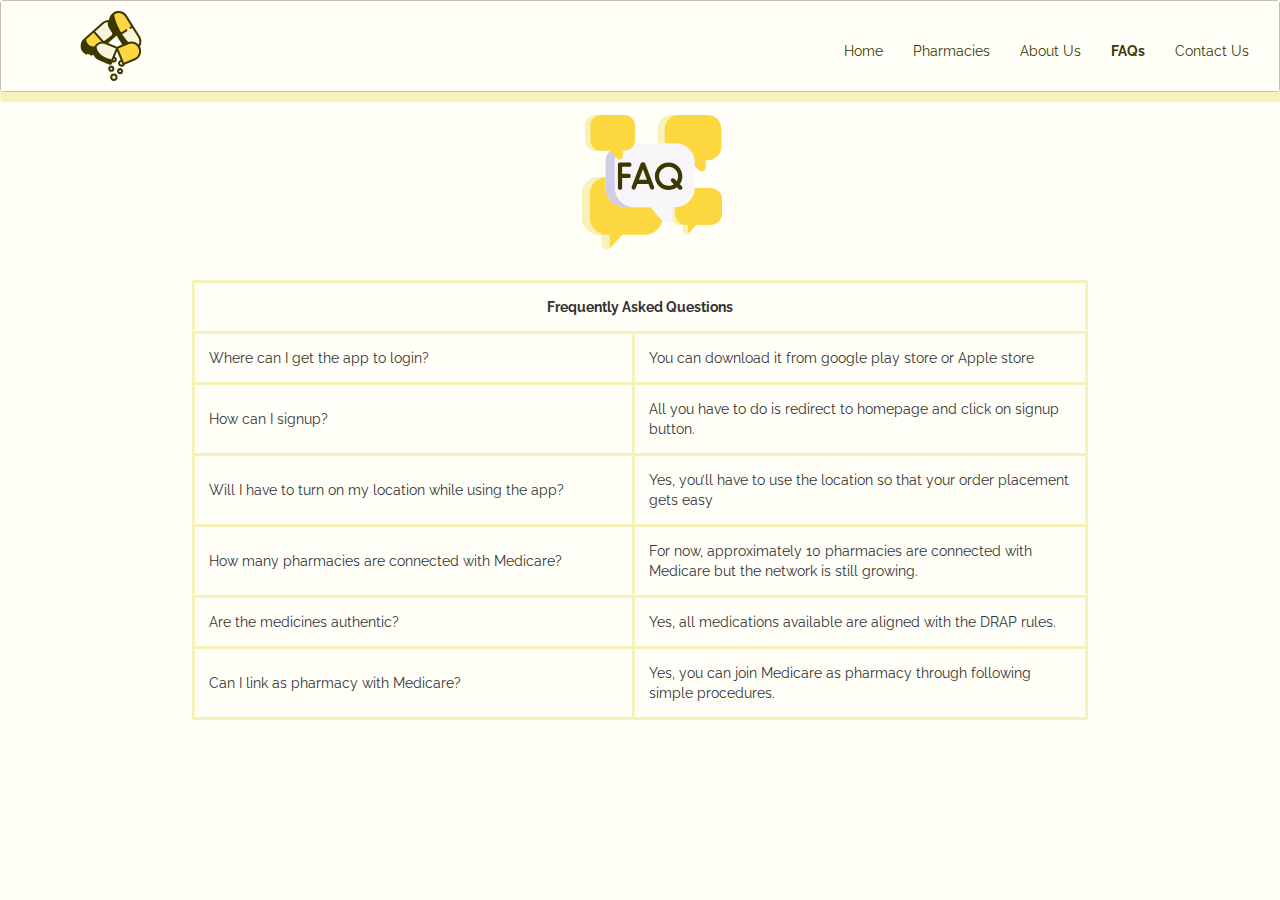
<file: zip/Web-Technology-Project-main/faqs.html>
<!DOCTYPE html>
<html lang="en">
    <head>
        <meta charset="UTF-8">
        <meta http-equiv="X-UA-Compatible" content="IE=edge">
        <meta name="viewport" content="width=device-width, initial-scale=1.0">
        <meta name="description" content="BSSE-4 Web Technologies Project">
        <meta name="keywords" content="Medicare, medicine, delivery, doorstep">
        
        <title>FAQs</title>
        
        <link rel="shortcut icon" type="image/png" href="favicon/favicon.png">
        
        <link rel="stylesheet" href="css/style.css" type="text/css">
        <link rel="stylesheet" href="https://maxcdn.bootstrapcdn.com/bootstrap/3.4.1/css/bootstrap.min.css">
        
        <script src="https://ajax.googleapis.com/ajax/libs/jquery/3.5.1/jquery.min.js"></script>
        <script src="https://maxcdn.bootstrapcdn.com/bootstrap/3.4.1/js/bootstrap.min.js"></script>
    </head>

    <body>

        <header class="header">

            <nav class="navbar navbar-style">

                <div class="container-fluid">
                    <div class="navbar-header">
                        <button class="navbar-toggle" type="button" data-toggle="collapse" data-target="#hamburgermenu">
                            <span class="icon-bar"></span>
                            <span class="icon-bar"></span>
                            <span class="icon-bar"></span>
                        </button>
                        
                        <a href="index.html"><img src="images/pills.svg" alt="logo" class="logo"></a>
                    </div>
            
                    <div class="collapse navbar-collapse" id="hamburgermenu">
                        <ul class="nav navbar-nav navbar-right">
                            <li><a href="index.html">Home</a></li>
                            <li><a href="pharmacies.html">Pharmacies</a></li>
                            <li><a href="about-us.html">About Us</a></li>
                            <li><a href="#" class="bold">FAQs</a></li>
                            <li><a href="contact-us.html">Contact Us</a></li>
                        </ul>
                    </div>
                </div>
            </nav>

            <div class="container-fluid">
                <div class="row">
                    <img src="images/faq.svg" class="faqs" alt="">
                <table class="tbl">
                    <tr>
                        <th class="th-brdr" colspan="2">Frequently Asked Questions</th>
                    </tr>

                    <tr>
                        <td class="brdr">Where can I get the app to login?</td>
                        <td class="brdr">You can download it from google 
                            play store or Apple store</td>
                    </tr>

                    <tr>
                        <td class="brdr">How can I signup? </td>
                        <td class="brdr">All you have to do is redirect to homepage 
                            and click on signup button.</td>
                    </tr>

                    <tr>
                        <td class="brdr">Will I have to turn on my location while 
                            using the app?</td>
                        <td class="brdr">Yes, you’ll have to use the location so that your order 
                            placement gets easy</td>
                    </tr>


                    <tr>
                        <td class="brdr">How many pharmacies are connected with Medicare?</td>
                        <td class="brdr">For now, approximately 10 pharmacies are connected 
                            with Medicare but the network is still growing.</td>
                    </tr>

                    <tr>
                        <td class="brdr">Are the medicines authentic?</td>
                        <td class="brdr">Yes, all medications available are aligned with the DRAP rules.</td>
                    </tr>

                    <tr>
                        <td class="brdr">Can I link as pharmacy with Medicare?</td>
                        <td class="brdr">Yes, you can join Medicare as pharmacy through 
                            following simple procedures.</td>
                    </tr>
                </table>
            </div>
            </div>
        </header>
    </body>
</html>
</file>
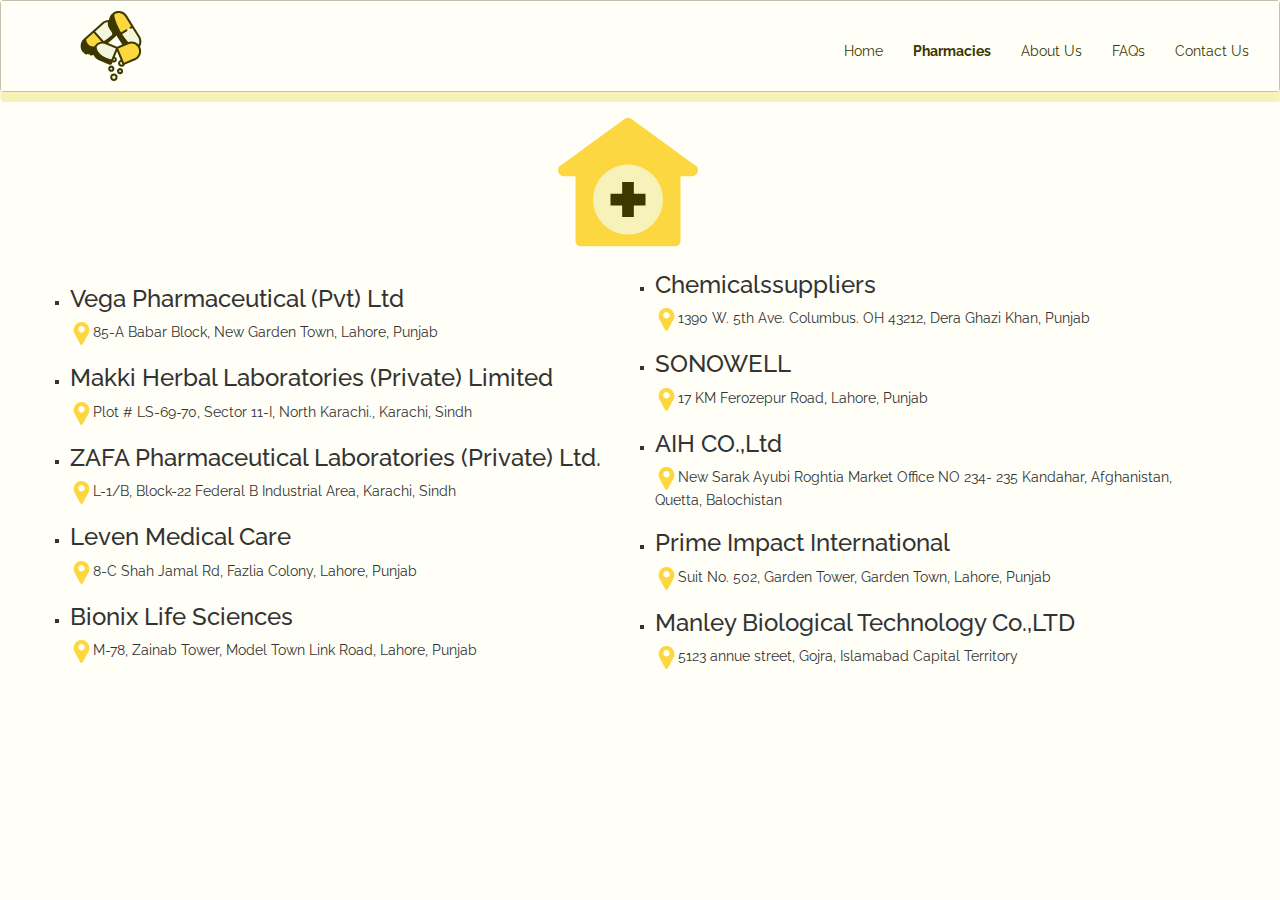
<file: zip/Web-Technology-Project-main/pharmacies.html>
<!DOCTYPE html>
<html lang="en">
    <head>
        <meta charset="UTF-8">
        <meta http-equiv="X-UA-Compatible" content="IE=edge">
        <meta name="viewport" content="width=device-width, initial-scale=1.0">
        
        <title>Pharmacies</title>
        
        <link rel="shortcut icon" type="image/png" href="favicon/favicon.png">
        
        <link rel="stylesheet" href="css/style.css" type="text/css">
        <link rel="stylesheet" href="https://maxcdn.bootstrapcdn.com/font-awesome/4.4.0/css/font-awesome.min.css">
        <link rel="stylesheet" href="https://maxcdn.bootstrapcdn.com/bootstrap/3.4.1/css/bootstrap.min.css">
        
        <script src="https://ajax.googleapis.com/ajax/libs/jquery/3.5.1/jquery.min.js"></script>
        <script src="https://maxcdn.bootstrapcdn.com/bootstrap/3.4.1/js/bootstrap.min.js"></script>
    </head>
    
    <body>
    
        <header class="header">
    
            <nav class="navbar navbar-style">
    
                <div class="container-fluid">
                    <div class="navbar-header">
                        <button class="navbar-toggle" type="button" data-toggle="collapse" data-target="#hamburgermenu">
                            <span class="icon-bar"></span>
                            <span class="icon-bar"></span>
                            <span class="icon-bar"></span>
                        </button>

                        <a href="index.html"><img src="images/pills.svg" alt="logo" class="logo"></a>
                    </div>

                    <div class="collapse navbar-collapse" id="hamburgermenu">
                        <ul class="nav navbar-nav navbar-right">
                            <li><a href="index.html">Home</a></li>
                            <li><a href="#" class="bold">Pharmacies</a></li>
                            <li><a href="about-us.html">About Us</a></li>
                            <li><a href="faqs.html">FAQs</a></li>
                            <li><a href="contact-us.html">Contact Us</a></li>
                        </ul>
                    </div>
                </div>
            </nav>

            <div class="container" >
                <div class="row" >
                    <img src="images/pharmacy.svg" class="pharm-logo" alt="">
                </div>
                
                <div class="row pharma">
                    <div class="col-sm-6 col-1">
                        <ul type="square">
                           <li> <h3>Vega Pharmaceutical (Pvt) Ltd</h3> </li>
                            <p><img src="images/pin.svg" class="pins" alt="" href="google.com">85-A Babar Block, New Garden Town, Lahore, Punjab</p>
                                      
                            <li><h3>Makki Herbal Laboratories (Private) Limited</h3></li>
                            <p><img src="images/pin.svg" class="pins" alt="">Plot # LS-69-70, Sector 11-I, North Karachi., Karachi, Sindh</p>
                    
                            <li><h3>ZAFA Pharmaceutical Laboratories (Private) Ltd.</h3></li>
                            <p><img src="images/pin.svg" class="pins" alt="">L-1/B, Block-22 Federal B Industrial Area, Karachi, Sindh</p>
                    
                            <li><h3>Leven Medical Care</h3></li>
                            <p><img src="images/pin.svg" class="pins" alt="">8-C Shah Jamal Rd, Fazlia Colony, Lahore, Punjab</p>
                                        
                            <li><h3>Bionix Life Sciences</h3></li>
                            <p><img src="images/pin.svg" class="pins" alt="">M-78, Zainab Tower, Model Town Link Road, Lahore, Punjab</p>
                        </ul>
                    </div>
                    
                    <div class="col-sm-6 col-2">
                        <ul type="square">
                            <li><h3>Chemicalssuppliers</h3></li>
                            <p><img src="images/pin.svg" class="pins" alt="">1390 W. 5th Ave. Columbus. OH 43212, Dera Ghazi Khan, Punjab</p>
                    
                            <li><h3>SONOWELL</h3></li>
                            <p><img src="images/pin.svg" class="pins" alt="">17 KM Ferozepur Road, Lahore, Punjab</p>
                    
                            <li><h3>AIH CO.,Ltd</h3></li>
                            <p><img src="images/pin.svg" class="pins" alt="">New Sarak Ayubi Roghtia Market Office NO 234- 235 Kandahar, Afghanistan, Quetta, Balochistan</p>
                
                            <li><h3>Prime Impact International</h3></li>
                            <p><img src="images/pin.svg" class="pins" alt="">Suit No. 502, Garden Tower, Garden Town, Lahore, Punjab</p>
                    
                            <li><h3>Manley Biological Technology Co.,LTD</h3></li>
                            <p><img src="images/pin.svg" class="pins" alt="">5123 annue street, Gojra, Islamabad Capital Territory</p>
                        </ul>
                    </div>
                </div>
            </div>
        </header>
    </body>
</html>
</file>
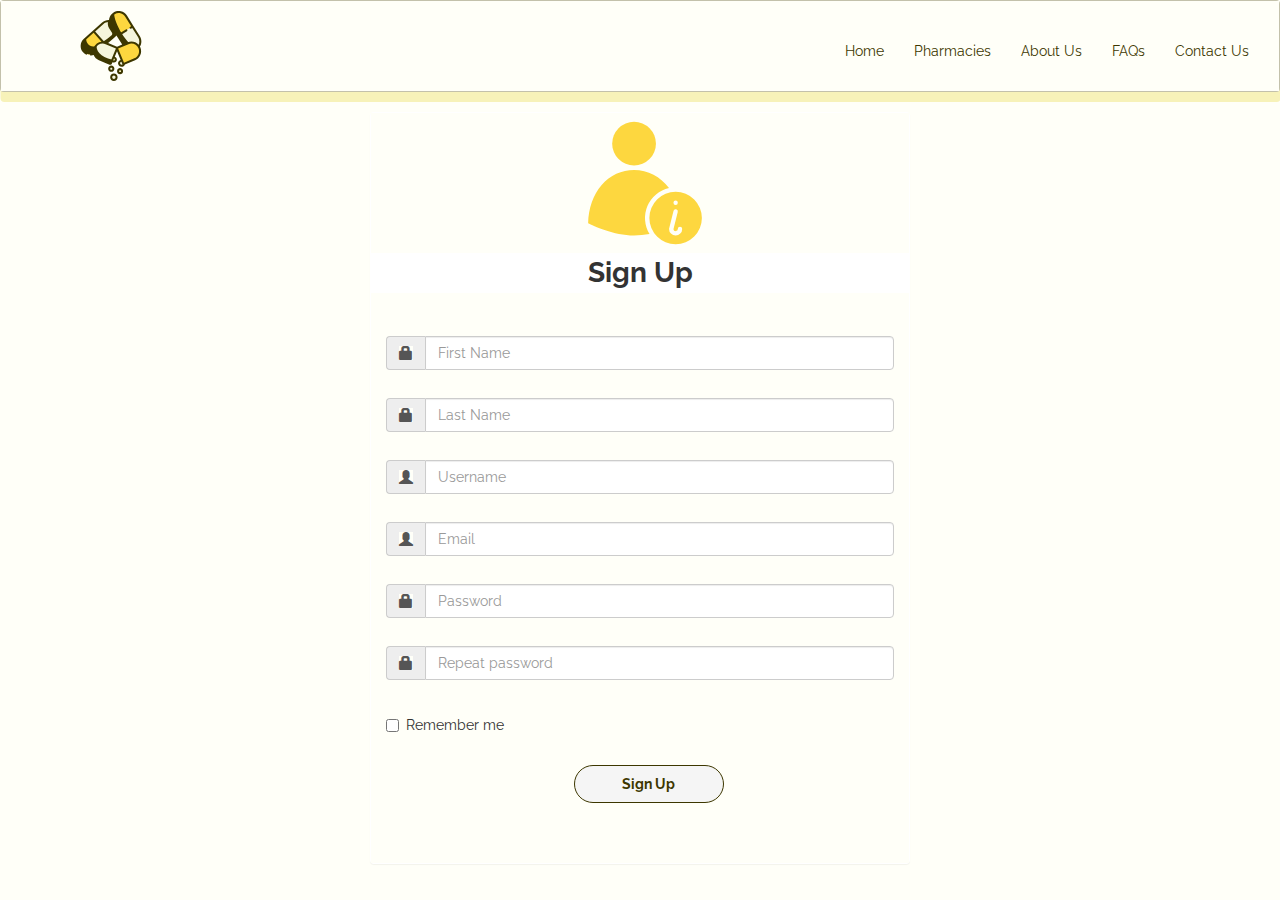
<file: zip/Web-Technology-Project-main/sign-up.html>
<!DOCTYPE html>
<html lang="en">
    <head>
        <meta charset="UTF-8">
        <meta http-equiv="X-UA-Compatible" content="IE=edge">
        <meta name="viewport" content="width=device-width, initial-scale=1.0">
        
        <title>Sign Up</title>
        
        <link rel="shortcut icon" type="image/png" href="favicon/favicon.png">
        
        <link rel="stylesheet" href="css/style.css" type="text/css">
        <link rel="stylesheet" href="https://maxcdn.bootstrapcdn.com/font-awesome/4.4.0/css/font-awesome.min.css">
        <link rel="stylesheet" href="https://maxcdn.bootstrapcdn.com/bootstrap/3.4.1/css/bootstrap.min.css">
        
        <script src="https://ajax.googleapis.com/ajax/libs/jquery/3.5.1/jquery.min.js"></script>
        <script src="https://maxcdn.bootstrapcdn.com/bootstrap/3.4.1/js/bootstrap.min.js"></script>
    </head>

    <body>

        <header class="header">

            <nav class="navbar navbar-style">

                <div class="container-fluid">
                    <div class="navbar-header">
                        <button class="navbar-toggle" type="button" data-toggle="collapse" data-target="#hamburgermenu">
                            <span class="icon-bar"></span>
                            <span class="icon-bar"></span>
                            <span class="icon-bar"></span>
                        </button>

                        <a href="index.html"><img src="images/pills.svg" alt="logo" class="logo"></a>
                    </div>
                
                    <div class="collapse navbar-collapse" id="hamburgermenu">
                        <ul class="nav navbar-nav navbar-right">
                            <li><a href="index.html">Home</a></li>
                            <li><a href="pharmacies.html">Pharmacies</a></li>
                            <li><a href="about-us.html">About Us</a></li>
                            <li><a href="faqs.html">FAQs</a></li>
                            <li><a href="contact-us.html">Contact Us</a></li>
                        </ul>
                    </div>
                </div>
            </nav>
              
            <div class="container form" >
                <div id="loginbox" class="mainbox col-md-6 col-md-offset-3 col-sm-8 col-sm-offset-2">                    
                    <div class="panel info">
                        <div class="p-heading">
                            <img src="images/user.svg" class="user" alt="">
                            <div class="title">Sign Up</div> 
                        </div>     
                  
                        <div class="panel-body" >
                            <form id="loginform" class="form-horizontal" role="form">
                                <div class="input-group">
                                    <span class="input-group-addon"><i class="glyphicon glyphicon-lock"></i></span>
                                    <input id="first-name" type="text" class="form-control margin-left px" name="fname" placeholder="First Name">
                                </div>
                  
                                <div class="input-group">
                                    <span class="input-group-addon"><i class="glyphicon glyphicon-lock"></i></span>
                                    <input id="last-name" type="text" class="form-control" name="lname" placeholder="Last Name">
                                </div>
                  
                                <div class="input-group">
                                    <span class="input-group-addon"><i class="glyphicon glyphicon-user"></i></span>
                                    <input id="login-username" type="text" class="form-control" name="username" value="" placeholder="Username">                                        
                                </div>

                                <div class="input-group">
                                    <span class="input-group-addon"><i class="glyphicon glyphicon-user"></i></span>
                                    <input id="login-Email" type="text" class="form-control" name="Email" value="" placeholder="Email">                                        
                                </div>
                                              
                                <div class="input-group">
                                    <span class="input-group-addon"><i class="glyphicon glyphicon-lock"></i></span>
                                    <input id="login-password" type="password" class="form-control" name="password" placeholder="Password">
                                </div>

                                <div class="input-group">
                                    <span class="input-group-addon"><i class="glyphicon glyphicon-lock"></i></span>
                                    <input id="login-password" type="password" class="form-control" name="Password" placeholder="Repeat password">
                                </div>
                                              
                                <div class="input-group">
                                    <div class="checkbox">
                                        <label>
                                            <input id="login-remember" type="checkbox" name="remember" value=""> Remember me
                                        </label>
                                    </div>
                                </div>
                  
                  
                                <div class="form-group">
                                    <div class="col-sm-12 controls">
                                        <a href="#" class="btn btn-3">Sign Up</a>
                                    </div>                                      
                                </div>
                            </form>     
                        </div>                     
                    </div>  
                </div>
            </div>
        </header>
    </body>
</html>
</file>
<file: css/style.css>
/* ------style------ */

@import url('https://fonts.googleapis.com/css2?family=Raleway:wght@300;400&display=swap');

:root
{
    --color: #fdd73f;
    --color2: #f7f2b9;
    --color3: #3d3700;
}

*{
    margin: 0;
    padding: 0;
    background-color: rgb(255, 255, 248);
}

/* ------navbar------ */

.header
{
    height: 100vh;  
}

.navbar-style
{
    box-shadow: 0.5px 10px var(--color2);
    background-color: #3d37004f;
}

.logo
{
    height: 70px;
    margin-left: 60px;
    margin-top: 10px;
    margin-bottom: 10px;
}

li a
{
    color: var(--color3);
    font-family: 'Raleway';
    margin-top: 25px;
}

.bold
{
    font-weight: bolder;
}

/* ------index.html------ */

.icon-bar
{
    background-color: var(--color3);
}

.smalltext
{
    font-family: 'Raleway';
    color: var(--color);
    font-size: 2em;
}

.bigtext1
{
    font-size: 6em;
    color: var(--color);
    font-family: 'Raleway';
    margin-top: 2em;
}

.bigtext2
{
    font-size: 8em;
    color: var(--color);
    font-family: 'Raleway';
}

a.btn
{
    margin: 30px 10px;
    width: 150px;
    padding: 10px;
    border-radius: 20px;
}

a.btn:hover
{
    background: var(--color2);
    border: none;
    color: var(--color3);
    box-shadow: 5px, 5px, 10px rgb(0, 0, 0);
    transition: 0.5s;
}

a.btn-1
{
    background-color: var(--color);
    color: white;
    font-weight: bold;
    font-family: 'Raleway';
    padding: 8px;
}

a.btn-2
{
    background-color: whitesmoke;
    color: var(--color3);
    border-color: var(--color3);
    font-weight: bold;
    font-family: 'Raleway';
    padding: 8px;   
}

img.rider
{
    height: 25em;
    margin-top: 12em;
    margin-left: 15em;
}

/* ------sign-up.html------ */

.user
{
    height: 10em;
    margin-left: 38%;
}

.input-group
{
    margin-top: 2em;
    font-family: 'Raleway';
}

.title
{
    font-family: 'Raleway';
    background-color: white;
    font-size: 2em;
    text-align: center;
    margin: 0em;
    font-weight: bold;
}

a.btn-3
{
    background-color: whitesmoke;
    color: var(--color3);
    border-color: var(--color3);
    font-weight: bold;
    font-family: 'Raleway';
    padding: 8px;   
    margin-left: 37%;
}

/* ------pharmacies.html------ */

.pharma
{
    font-family: 'Raleway';
}

/* ------about-us.html------ */

.heading1
{
    color: var(--color3);
    font-family: 'Raleway';
    font-size: 35px;
    margin-top: 1em;
    text-align: center;
}

.heading2
{
    color: var(--color3);
    font-family: 'Raleway';
    font-size: 35px;    
}

.heading3
{
    color: var(--color3);
    font-family: 'Raleway';
    font-size: 35px;
    margin-top: 2em;
}

.heading4
{
    color: var(--color3);
    font-family: 'Raleway';
    font-size: 35px;
}

.heading5
{
    color: var(--color3);
    font-family: 'Raleway';
    font-size: 35px;
}

.para1
{
    color: var(--color3);
    font-family: 'Raleway';
    font-size: 20px;
    text-align: center;
}

.para
{
    color: var(--color3);
    font-family: 'Raleway';
    font-size: 20px;
}

.drug
{
    height: 10em;
    margin-left: 45%;
    margin-top: 1em;
}

/* ------faqs.html------ */

.faqs
{
    height: 10em;
    margin-left: 45.5%;
}

.th-brdr
{
    border-style: solid;
    border-color: var(--color2);
    column-width: 100em;
    padding: 1em;
    font-family: 'Raleway';
    text-align: center;
}

.brdr
{
    border-style: solid;
    border-color: var(--color2);
    column-width: 100em;
    padding: 1em;
    font-family: 'Raleway';
}

.tbl
{
    margin-left: 15%;
    margin-right: 15%;
    margin-top: 2em;
}

/* ------contact-us.html------ */

.findus
{
    font-family: 'Raleway';
    color: var(--color3);
    margin-top: 5em;

}

.contactus
{
    font-family: 'Raleway';
    color: var(--color3);
}

.pin 
{
    height: 30px;
}

.pins
{
    height: 23px;
}

.col-1
{
    margin-top: 1em;
}

#column
{
    column-gap: 3em;
}

img.pharm-logo
{
    margin-left: 43%;
    height: 10em;
}
</file>
<file: zip/Web-Technology-Project-main/css/style.css>
/* ------style------ */

@import url('https://fonts.googleapis.com/css2?family=Raleway:wght@300;400&display=swap');

:root
{
    --color: #fdd73f;
    --color2: #f7f2b9;
    --color3: #3d3700;
}

*{
    margin: 0;
    padding: 0;
    background-color: rgb(255, 255, 248);
}

/* ------navbar------ */

.header
{
    height: 100vh;
}

.navbar-style
{
    box-shadow: 0.5px 10px var(--color2);
    background-color: #3d37004f;
}

.logo
{
    height: 70px;
    margin-left: 60px;
    margin-top: 10px;
    margin-bottom: 10px;
}

li a
{
    color: var(--color3);
    font-family: 'Raleway';
    margin-top: 25px;
}

.bold
{
    font-weight: bolder;
}

/* ------index.html------ */

.icon-bar
{
    background-color: var(--color3);
}

.smalltext
{
    font-family: 'Raleway';
    color: var(--color);
    font-size: 2em;
}

.bigtext1
{
    font-size: 6em;
    color: var(--color);
    font-family: 'Raleway';
    margin-top: 2em;
}

.bigtext2
{
    font-size: 8em;
    color: var(--color);
    font-family: 'Raleway';
}

a.btn
{
    margin: 30px 10px;
    width: 150px;
    padding: 10px;
    border-radius: 20px;
}

a.btn:hover
{
    background: var(--color2);
    border: none;
    color: var(--color3);
    box-shadow: 5px, 5px, 10px rgb(0, 0, 0);
    transition: 0.5s;
}

a.btn-1
{
    background-color: var(--color);
    color: white;
    font-weight: bold;
    font-family: 'Raleway';
    padding: 8px;
}

a.btn-2
{
    background-color: whitesmoke;
    color: var(--color3);
    border-color: var(--color3);
    font-weight: bold;
    font-family: 'Raleway';
    padding: 8px;   
}

img.rider
{
    height: 25em;
    margin-top: 12em;
    margin-left: 15em;
}

/* ------sign-up.html------ */

.user
{
    height: 10em;
    margin-left: 38%;
}

.input-group
{
    margin-top: 2em;
    font-family: 'Raleway';
}

.title
{
    font-family: 'Raleway';
    background-color: white;
    font-size: 2em;
    text-align: center;
    margin: 0em;
    font-weight: bold;
}

a.btn-3
{
    background-color: whitesmoke;
    color: var(--color3);
    border-color: var(--color3);
    font-weight: bold;
    font-family: 'Raleway';
    padding: 8px;   
    margin-left: 37%;
}

/* ------pharmacies.html------ */

.pharma
{
    font-family: 'Raleway';
}

/* ------about-us.html------ */

.heading1
{
    color: var(--color3);
    font-family: 'Raleway';
    font-size: 35px;
    margin-top: 1em;
    text-align: center;
}

.heading2
{
    color: var(--color3);
    font-family: 'Raleway';
    font-size: 35px;    
}

.heading3
{
    color: var(--color3);
    font-family: 'Raleway';
    font-size: 35px;
    margin-top: 2em;
}

.heading4
{
    color: var(--color3);
    font-family: 'Raleway';
    font-size: 35px;
}

.heading5
{
    color: var(--color3);
    font-family: 'Raleway';
    font-size: 35px;
}

.para1
{
    color: var(--color3);
    font-family: 'Raleway';
    font-size: 20px;
    text-align: center;
}

.para
{
    color: var(--color3);
    font-family: 'Raleway';
    font-size: 20px;
}

.drug
{
    height: 10em;
    margin-left: 45%;
    margin-top: 1em;
}

/* ------faqs.html------ */

.faqs
{
    height: 10em;
    margin-left: 45.5%;
}

.th-brdr
{
    border-style: solid;
    border-color: var(--color2);
    column-width: 100em;
    padding: 1em;
    font-family: 'Raleway';
    text-align: center;
}

.brdr
{
    border-style: solid;
    border-color: var(--color2);
    column-width: 100em;
    padding: 1em;
    font-family: 'Raleway';
}

.tbl
{
    margin-left: 15%;
    margin-right: 15%;
    margin-top: 2em;
}

/* ------contact-us.html------ */

.findus
{
    font-family: 'Raleway';
    color: var(--color3);
    margin-top: 5em;

}

.contactus
{
    font-family: 'Raleway';
    color: var(--color3);
}

.pin 
{
    height: 30px;
}

.pins
{
    height: 23px;
}

.col-1
{
    margin-top: 1em;
}

#column
{
    column-gap: 3em;
}

img.pharm-logo
{
    margin-left: 43%;
    height: 10em;
}
</file>
